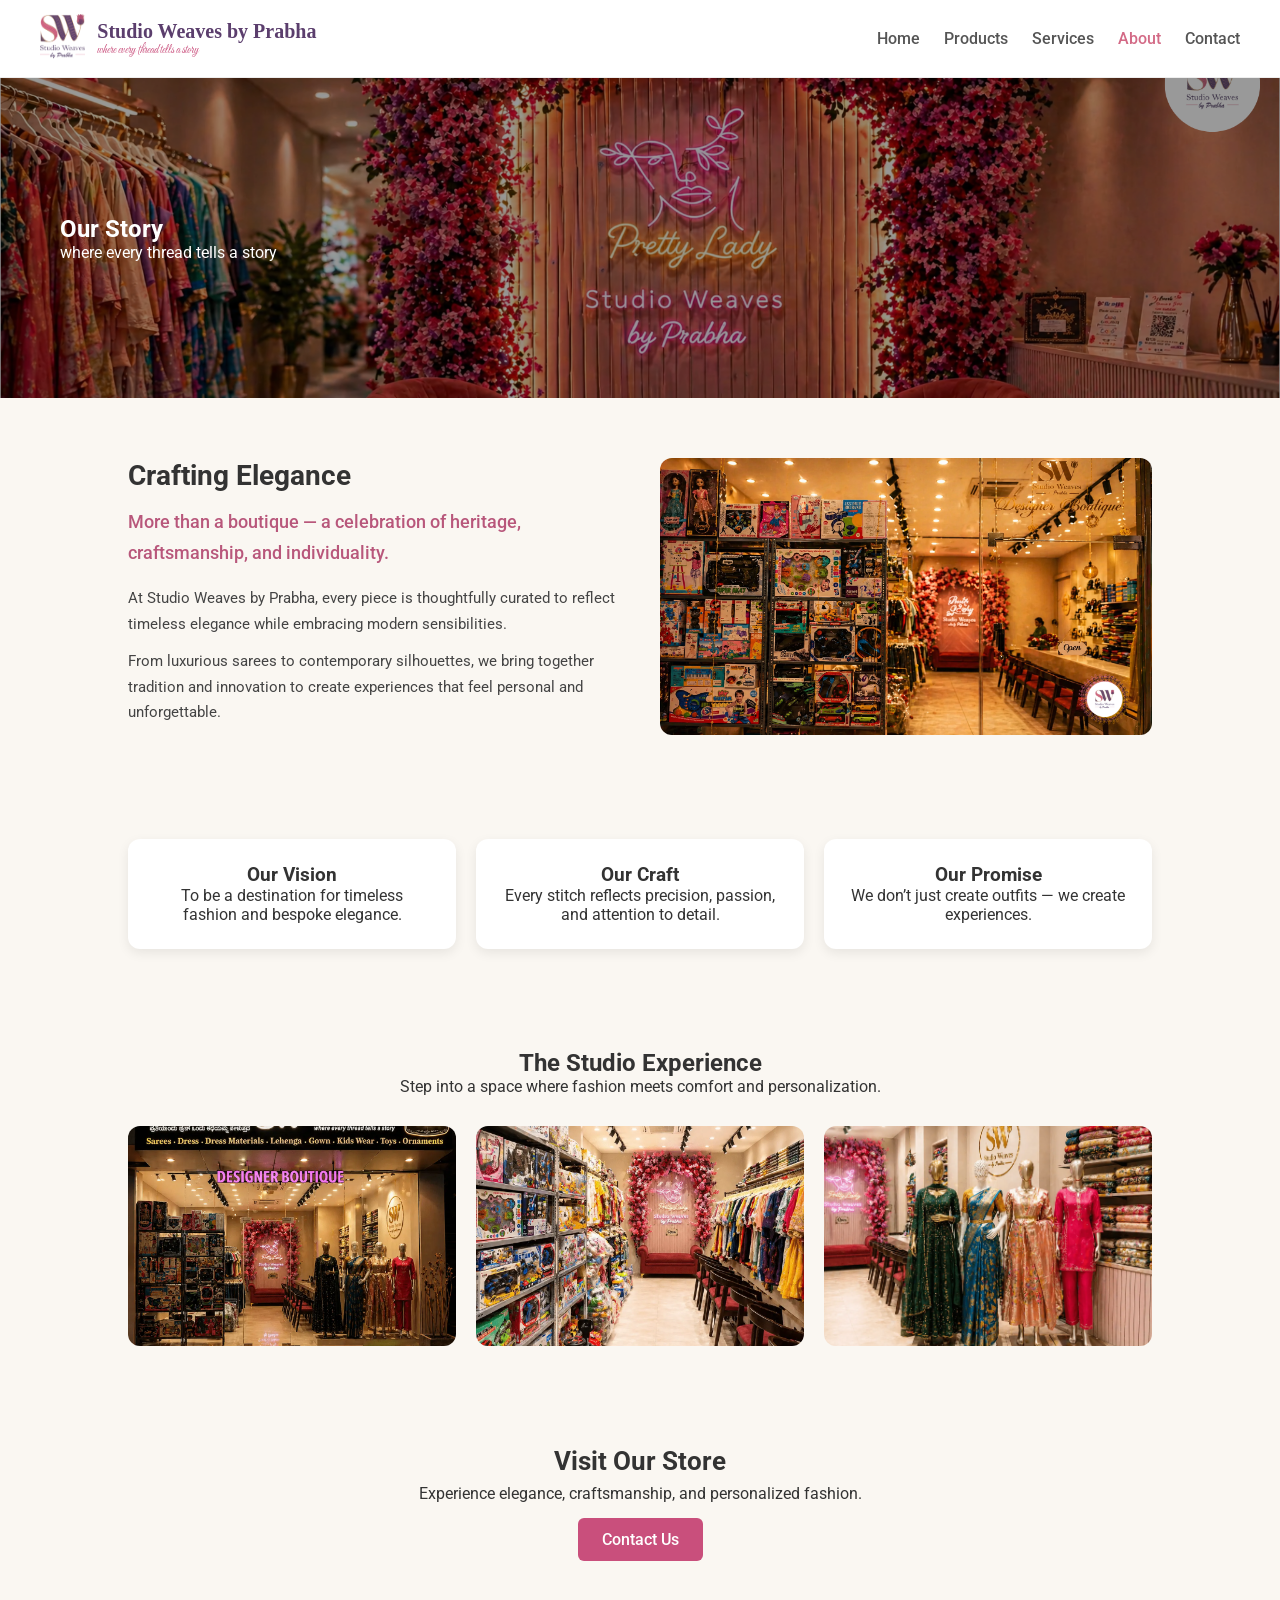
<file: about.html>
<!DOCTYPE html>
<html lang="en">
<head>
  <meta charset="UTF-8">
  <meta name="viewport" content="width=device-width, initial-scale=1.0">
  <title>About Us | Studio Weaves by Prabha</title>

  <link rel="stylesheet" href="css/styles.css">
  <link href="https://fonts.googleapis.com/css2?family=Roboto:wght@300;400;500&family=Great+Vibes&display=swap" rel="stylesheet">
</head>

<body>

<!-- HEADER -->
<header class="main-header">

  <div class="header-left">
    <div class="logo">
      <img src="images/logo.png">
    </div>

    <div class="brand-text">
      <h1>Studio Weaves by Prabha</h1>
      <p class="tagline">where every thread tells a story</p>
    </div>
  </div>

  <nav>
    <a href="index.html">Home</a>
    <a href="products.html" >Products</a>
    <a href="services.html">Services</a>
    <a href="about.html" class="active">About</a>
    <a href="contact.html">Contact</a>
  </nav>

</header>

<!-- ================= HERO ================= -->
<!-- HERO -->
<section class="about-hero">
  <img src="images/about/about4.png" alt="Studio Weaves">
  <div class="overlay">
    <h1>Our Story</h1>
    <p>where every thread tells a story</p>
  </div>
</section>

<!-- STORY -->
<section class="about-section">
  <div class="about-grid">

    <div class="about-text">
  <h2>Crafting Elegance</h2>

  <p class="lead">
    More than a boutique — a celebration of heritage, craftsmanship, and individuality.
  </p>

  <p>
    At Studio Weaves by Prabha, every piece is thoughtfully curated to reflect
    timeless elegance while embracing modern sensibilities.
  </p>

  <p>
    From luxurious sarees to contemporary silhouettes, we bring together
    tradition and innovation to create experiences that feel personal and unforgettable.
  </p>
</div>

    <div class="about-image">
      <img src="images/about/about3.png">
    </div>

  </div>
</section>

<!-- VALUES -->
<section class="about-values">

  <div class="value-card">
    <h3>Our Vision</h3>
    <p>To be a destination for timeless fashion and bespoke elegance.</p>
  </div>

  <div class="value-card">
    <h3>Our Craft</h3>
    <p>Every stitch reflects precision, passion, and attention to detail.</p>
  </div>

  <div class="value-card">
    <h3>Our Promise</h3>
    <p>We don’t just create outfits — we create experiences.</p>
  </div>

</section>

<!-- STUDIO EXPERIENCE -->
<section class="about-gallery">
  <h2>The Studio Experience</h2>
  <p>Step into a space where fashion meets comfort and personalization.</p>

  <div class="gallery-grid">
    <img src="images/about/about.webp">
    <img src="images/about/about1.webp">
    <img src="images/about/about2.webp">
  </div>
</section>

<!-- CTA -->
<section class="cta-section">
  <h2>Visit Our Store</h2>
  <p>Experience elegance, craftsmanship, and personalized fashion.</p>
  <a href="contact.html" class="btn primary">Contact Us</a>
</section>



</body>
</html>
</file>
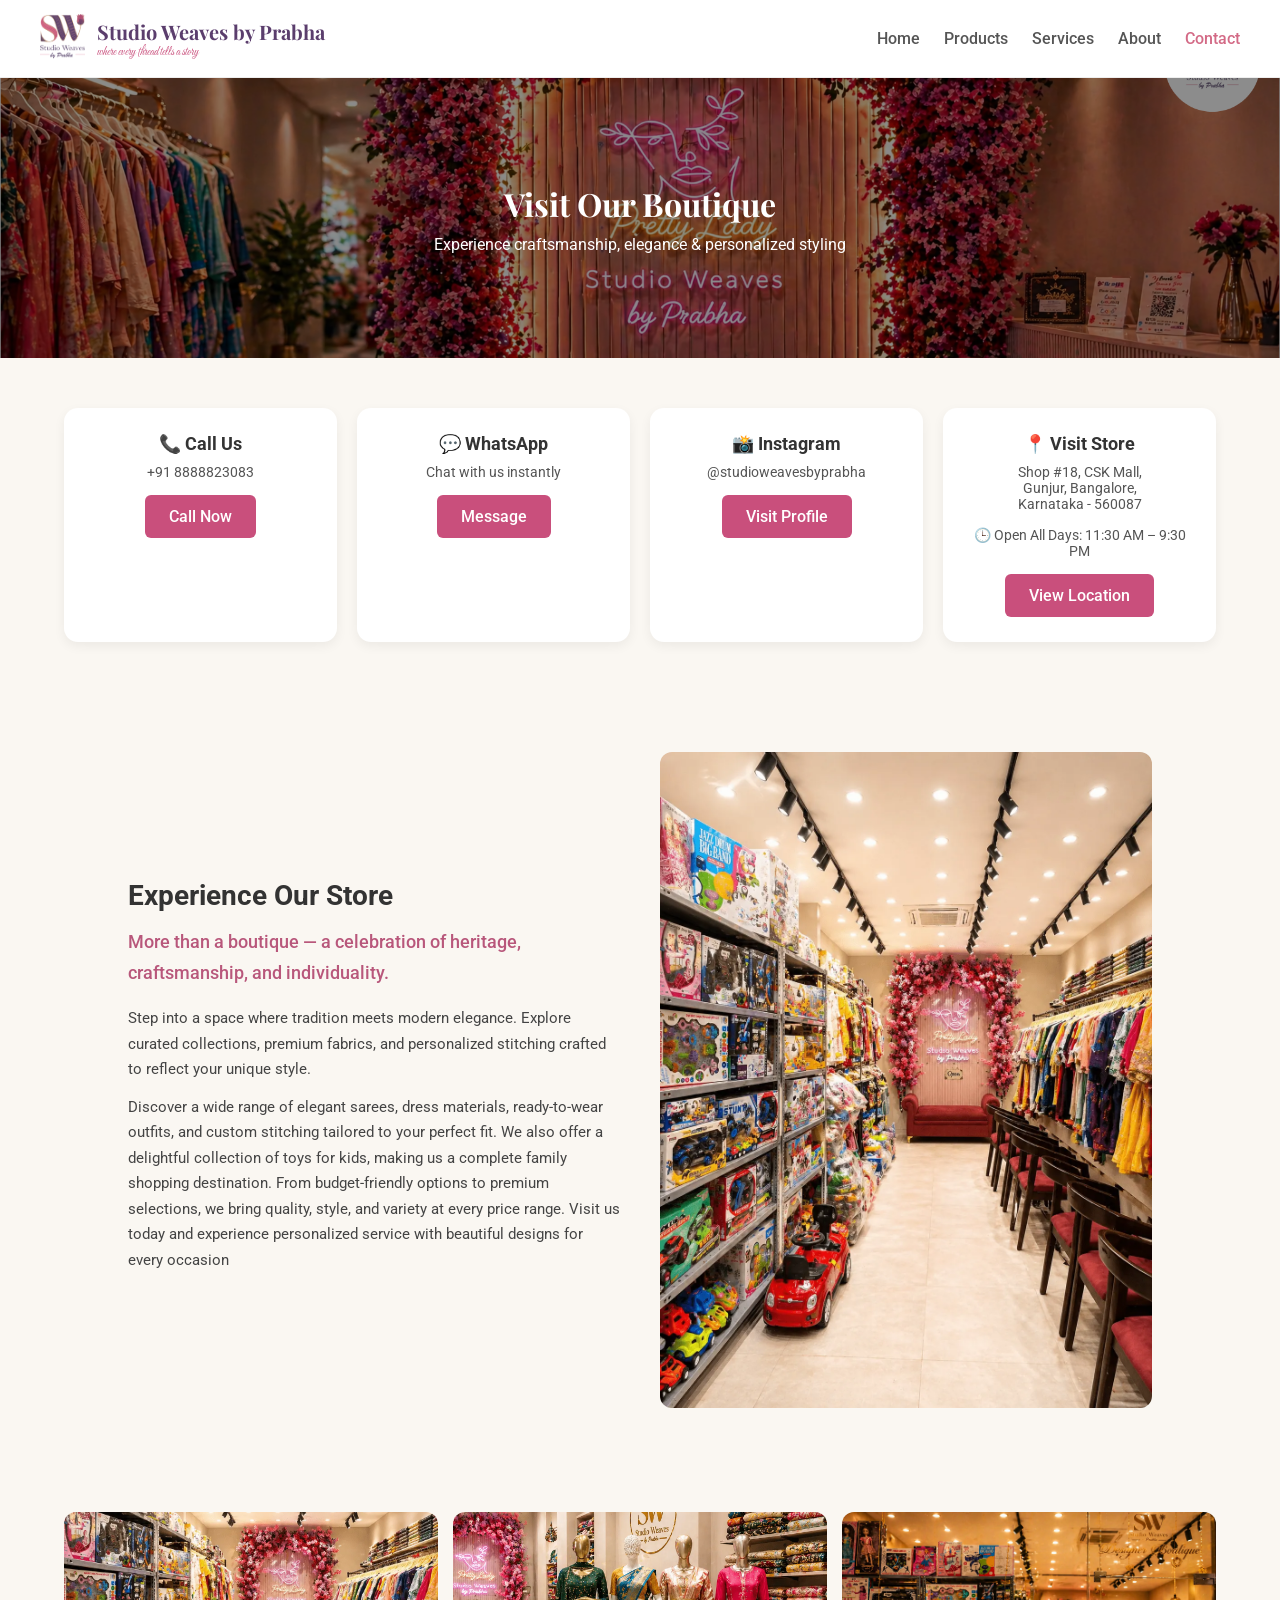
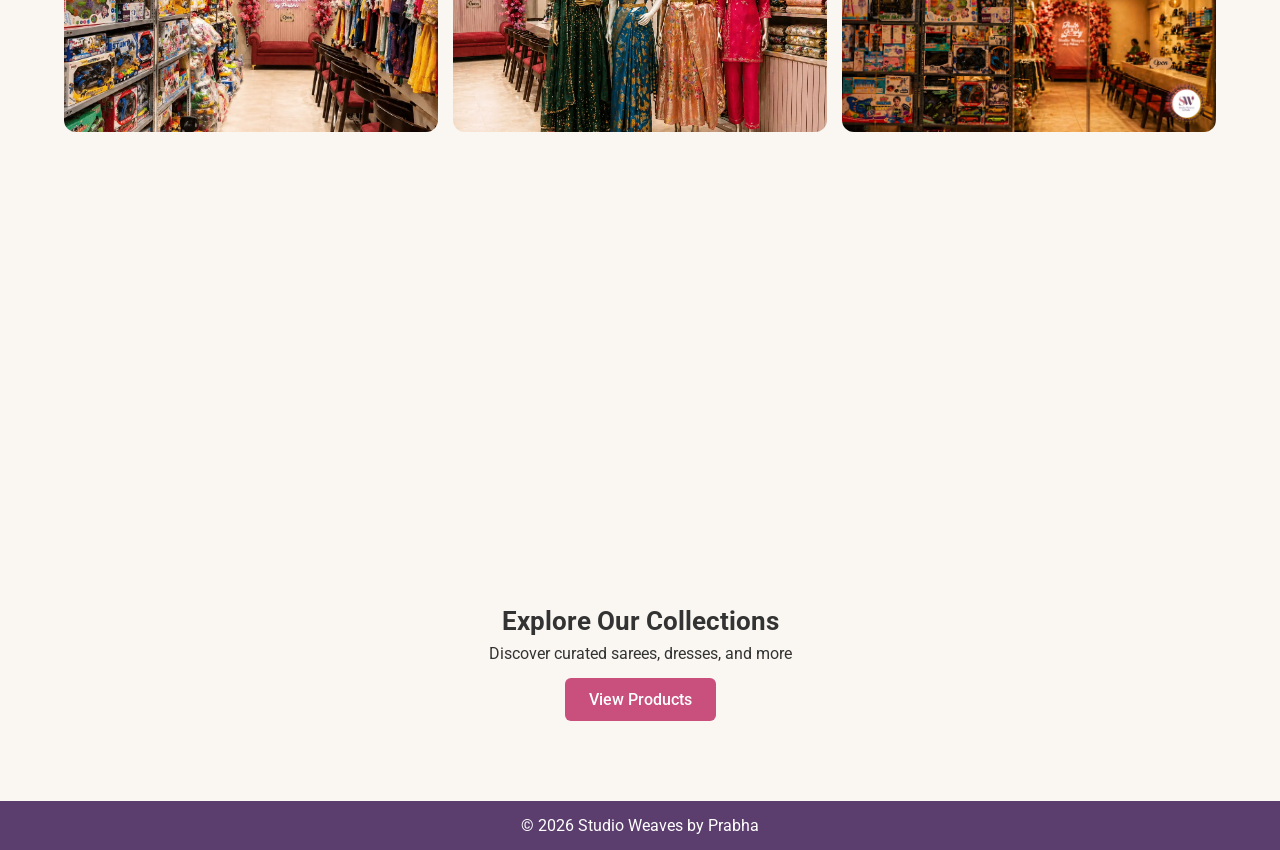
<file: contact.html>
<!DOCTYPE html>
<html lang="en">
<head>
  <meta charset="UTF-8" />
  <meta name="viewport" content="width=device-width, initial-scale=1.0"/>
  <title>Contact Us | Studio Weaves by Prabha</title>

  <!-- Fonts -->
  <link href="https://fonts.googleapis.com/css2?family=Roboto:wght@300;400;500&family=Playfair+Display:wght@500&family=Great+Vibes&display=swap" rel="stylesheet">

  <link rel="stylesheet" href="css/styles.css" />
</head>

<body>

<!-- HEADER -->
<header class="main-header">

  <div class="header-left">
    <div class="logo">
      <img src="images/logo.png">
    </div>

    <div class="brand-text">
      <h1>Studio Weaves by Prabha</h1>
      <p class="tagline">where every thread tells a story</p>
    </div>
  </div>

  <nav>
    <a href="index.html">Home</a>
    <a href="products.html">Products</a>
    <a href="services.html">Services</a>
    <a href="about.html">About</a>
    <a href="contact.html" class="active">Contact</a>
  </nav>

</header>


<!-- HERO BANNER -->
<section class="contact-hero">
  <div class="contact-overlay">
    <h2>Visit Our Boutique</h2>
    <p>Experience craftsmanship, elegance & personalized styling</p>
  </div>
</section>


<!-- CONTACT CARDS -->
<section class="contact-container">

  <div class="contact-card">
    <h3>📞 Call Us</h3>
    <p>+91 8888823083</p>
    <a href="tel:+918888823083" class="btn">Call Now</a>
  </div>

  <div class="contact-card">
    <h3>💬 WhatsApp</h3>
    <p>Chat with us instantly</p>
    <a href="https://wa.me/918888823083" target="_blank" class="btn">Message</a>
  </div>

  <div class="contact-card">
    <h3>📸 Instagram</h3>
    <p>@studioweavesbyprabha</p>
    <a href="https://www.instagram.com/studioweavesbyprabha/" target="_blank" class="btn">Visit Profile</a>
  </div>

  <div class="contact-card">
  <h3>📍 Visit Store</h3>

  <p class="address">
    Shop #18, CSK Mall,<br>
    Gunjur, Bangalore,<br>
    Karnataka - 560087
  </p>
  <p class="timing">🕒 Open All Days: 11:30 AM – 9:30 PM</p>

  <a href="https://share.google/6jgVwyxCGAkBXc1fI" target="_blank" class="btn">
    View Location
  </a>
</div>

</section>


<!-- STORE EXPERIENCE -->


<section class="about-section">
  <div class="about-grid">

    <div class="about-text">
  <h2>Experience Our Store</h2>

  <p class="lead">
    More than a boutique — a celebration of heritage, craftsmanship, and individuality.
  </p>

  <p>
    Step into a space where tradition meets modern elegance.
    Explore curated collections, premium fabrics, and personalized stitching
    crafted to reflect your unique style.
  </p>
  <p>
    Discover a wide range of elegant sarees, dress materials, ready-to-wear outfits, and custom stitching tailored to your perfect fit. We also offer a delightful collection of toys for kids, making us a complete family shopping destination. From budget-friendly options to premium selections, we bring quality, style, and variety at every price range. Visit us today and experience personalized service with beautiful designs for every occasion
  </p>
</div>

    <div class="about-image">
      <img src="images/about/about1.webp">
    </div>

  </div>
</section>

<!-- GALLERY -->
<section class="contact-gallery">
  <img src="images/about/about1.webp">
  <img src="images/about/about2.webp">
  <img src="images/about/about3.png">
</section>


<!-- MAP -->
<section class="map-section">
  <iframe
    src="https://www.google.com/maps?q=Studio+Weaves+by+Prabha+Gunjur+Bangalore&output=embed"
    width="100%"
    height="350"
    style="border:0;"
    allowfullscreen=""
    loading="lazy">
  </iframe>
</section>


<!-- CTA -->
<section class="cta-section">
  <h2>Explore Our Collections</h2>
  <p>Discover curated sarees, dresses, and more</p>
  <a href="products.html" class="btn primary">View Products</a>
</section>


<!-- FOOTER -->
<footer class="footer">
  <p>© 2026 Studio Weaves by Prabha</p>
</footer>

</body>
</html>
</file>
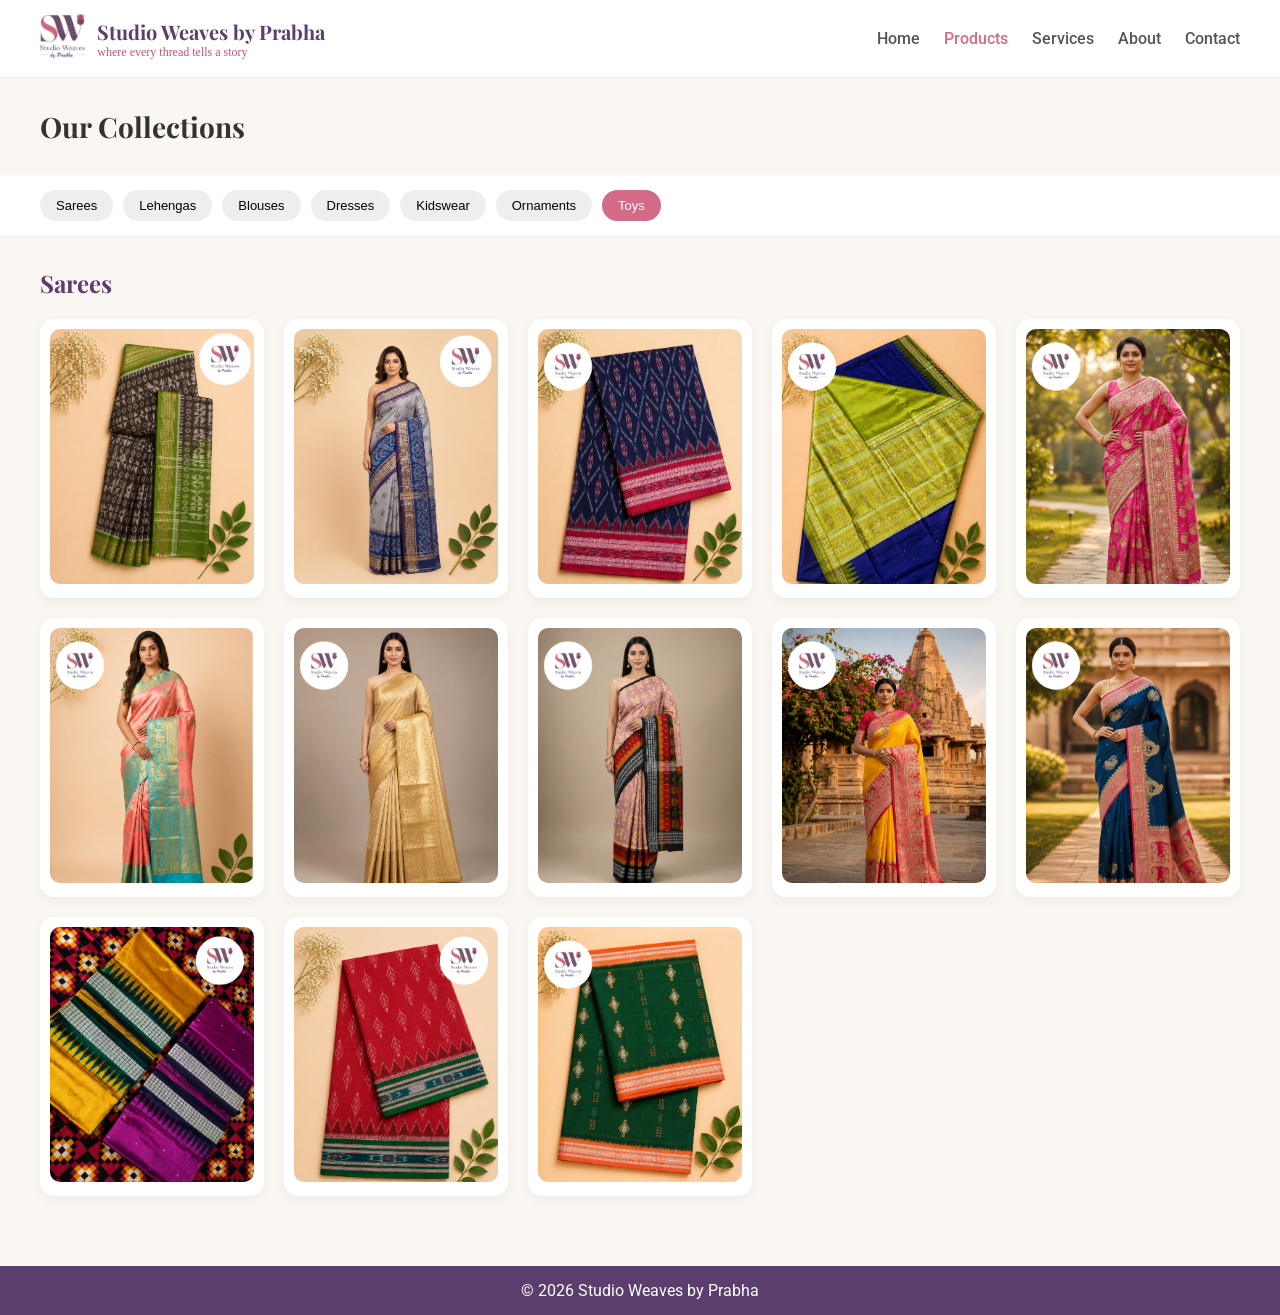
<file: products.html>
<!DOCTYPE html>
<html lang="en">
<head>
  <meta charset="UTF-8">
  <meta name="viewport" content="width=device-width, initial-scale=1.0">
  <title>Products | Studio Weaves by Prabha</title>

  <!-- Fonts -->
  <link href="https://fonts.googleapis.com/css2?family=Roboto&family=Playfair+Display&display=swap" rel="stylesheet">

  <!-- CSS -->
  <link rel="stylesheet" href="css/styles.css">
</head>

<body>

<!-- HEADER -->
<header class="main-header">

  <div class="header-left">
    <div class="logo">
      <img src="images/logo.png">
    </div>

    <div class="brand-text">
      <h1>Studio Weaves by Prabha</h1>
      <p class="tagline">where every thread tells a story</p>
    </div>
  </div>

  <nav>
    <a href="index.html">Home</a>
    <a href="products.html" class="active">Products</a>
    <a href="services.html">Services</a>
    <a href="about.html">About</a>
    <a href="contact.html">Contact</a>
  </nav>

</header>

<!-- PAGE TITLE -->
<section class="page-title">
  <h1>Our Collections</h1>
</section>

<!-- CATEGORY TABS -->
<div id="categoryTabs" class="category-tabs"></div>

<!-- PRODUCTS -->
<section id="productContainer"></section>

<!-- FOOTER -->
<footer class="footer">
  <p>© 2026 Studio Weaves by Prabha</p>
</footer>

<!-- JS -->
<script src="js/data.js"></script>
<script src="js/script.js"></script>

</body>
</html>
</file>
<file: css/styles.css>
/* ================= RESET ================= */
* {
  margin: 0;
  padding: 0;
  box-sizing: border-box;
}

body {
  font-family: 'Roboto', sans-serif;
  background: #faf7f2;
  color: #333;
  margin: 0;
  overflow-x: hidden;   /* ✅ allow vertical scroll */
}
/* ================= HEADER (UNIFIED) ================= */
.main-header {
  position: sticky;
  top: 0;
  z-index: 1000;
  display: flex;
  justify-content: space-between;
  align-items: center;
  padding: 14px 40px;
  background: #fff;
  border-bottom: 1px solid #eee;
}

/* LEFT SIDE */
.header-left {
  display: flex;
  align-items: center;
  gap: 12px;
}

/* LOGO */
.logo img {
  height: 45px;
  width: auto;
}

/* BRAND TEXT */
.brand-text {
  display: flex;
  flex-direction: column;
}

.brand-text h1 {
  font-family: 'Playfair Display', serif;
  font-size: 20px;
  color: #5b3e6d;
}

.tagline {
  font-size: 12px;
  color: #c94f7c;
  font-family: 'Great Vibes', cursive;
}

/* NAV */
nav {
  display: flex;
  gap: 24px;
}

nav a {
  text-decoration: none;
  color: #555;
  font-weight: 500;
  transition: 0.3s;
}

nav a:hover,
nav a.active {
  color: #d36a86;
}

/* ================= PAGE TITLE ================= */
.page-title {
  padding: 30px 40px;
}

.page-title h1 {
  font-family: 'Playfair Display', serif;
  font-size: 28px;
}

/* ================= CATEGORY TABS ================= */
.category-tabs {
  display: flex;
  gap: 10px;
  padding: 15px 40px;
  overflow-x: auto;
  background: #fff;
  border-bottom: 1px solid #eee;
}

.category-tabs::-webkit-scrollbar {
  display: none;
}

.tab {
  padding: 8px 16px;
  border: none;
  background: #eee;
  border-radius: 20px;
  cursor: pointer;
  font-size: 13px;
  transition: 0.3s;
}

.tab.active {
  background: #d36a86;
  color: #fff;
}

/* ================= CATEGORY ================= */
.category {
  display: none;
  padding: 30px 40px;
}

.category.active {
  display: block;
}

/* ================= SECTION HEADER ================= */
.section-header {
  margin-bottom: 20px;
}

.section-header h2 {
  font-family: 'Playfair Display', serif;
  color: #5b3e6d;
}

/* ================= PRODUCTS GRID ================= */
.products {
  display: grid;
  grid-template-columns: repeat(5, minmax(220px, 1fr));
  gap: 20px;
}

/* ================= PRODUCT CARD ================= */
.product-card {
  background: #fff;
  border-radius: 14px;
  padding: 10px;
  transition: 0.3s;
  box-shadow: 0 4px 12px rgba(0,0,0,0.05);
}

.product-card:hover {
  transform: translateY(-6px);
  box-shadow: 0 10px 25px rgba(0,0,0,0.08);
}

/* IMAGE FIX (NO CROPPING) */
.product-card img {
  width: 100%;
  height: auto;
  object-fit: contain;
  border-radius: 10px;
}

/* ================= COMING SOON ================= */
.coming-msg {
  color: #888;
  margin-top: 10px;
}

/* ================= CAROUSEL ================= */
/* ================= CAROUSEL ================= */

.carousel {
  width: 100%;
  overflow: hidden;
  position: relative;
}

.carousel-track {
  display: flex;
  transition: transform 0.6s ease-in-out;
}

.carousel img {
  width: 100%;
  height: clamp(320px, 55vh, 500px);
  object-fit: cover;
  object-position: top;   /* 🔥 KEY FIX */
}
.carousel:hover .carousel-track {
  transition: none;
}

/* ================= CTA ================= */
.cta-section {
  text-align: center;
  padding: 40px 20px;   /* reduced from 60px */
}

.cta-section h2 {
  font-size: 26px;
  margin-bottom: 8px;
}

.cta-section p {
  margin-bottom: 15px;
}

.cta-section.alt {
  background: #fff;
}

/* ================= BUTTONS ================= */
.btn {
  padding: 12px 24px;
  border-radius: 6px;
  text-decoration: none;
  display: inline-block;
  font-weight: 500;
}

.primary {
  background: #c94f7c;
  color: white;
}

.secondary {
  background: #5a3d6b;
  color: white;
}

/* ================= SERVICES ================= */
.services-section {
  padding: 40px 5%;
}

.services-section h2 {
  font-size: 28px;
  margin-bottom: 20px;
}

/* SAME GRID AS PRODUCTS */
.services-grid {
  display: grid;
  grid-template-columns: repeat(auto-fill, minmax(220px, 1fr));
  gap: 20px;
}

/* SAME CARD STYLE */
.service-card {
  background: #fff;
  border-radius: 14px;
  overflow: hidden;
  text-align: center;
  transition: all 0.3s ease;
  cursor: pointer;
}

/* SAME IMAGE RULE */
.service-card img {
  width: 100%;
  aspect-ratio: 1 / 1;   /* 🔥 SAME AS PRODUCTS */
  object-fit: cover;
}

/* TITLE */
.service-card h3 {
  padding: 12px;
  font-size: 16px;
}

/* HOVER EFFECT */
.service-card:hover {
  transform: translateY(-6px);
  box-shadow: 0 8px 20px rgba(0,0,0,0.1);
}
.service-card img {
  transition: transform 0.4s ease;
}

.service-card:hover img {
  transform: scale(1.08);
}/* SECTION */
.service-gallery {
  padding: 50px 5%;
}

.service-gallery h2 {
  font-size: 26px;
  margin: 30px 0 15px;
}

/* GRID (same as products) */
.gallery-grid {
  display: grid;
  grid-template-columns: repeat(4, 1fr); /* ✅ 2 per row */
  gap: 20px;
}

/* CARD */
.gallery-card {
  border-radius: 14px;
  overflow: hidden;
  background: #fff;
  transition: all 0.3s ease;
  cursor: pointer;
}

/* 🔥 MEDIA (image + video unified) */
.gallery-media {
  width: 100%;
  aspect-ratio: 4 / 5;   /* ⭐ BEST FOR WORK */
  object-fit: cover;
  display: block;
}

/* HOVER */
.gallery-card:hover {
  transform: translateY(-6px);
  box-shadow: 0 10px 25px rgba(0,0,0,0.12);
}

.gallery-card:hover .gallery-media {
  transform: scale(1.05);
}
.gallery-card video {
  width: 100%;
  height: 220px;              /* ✅ controls height */
  object-fit: cover;          /* ✅ prevents stretching */
  border-radius: 12px;
}
/* ================= ABOUT ================= */
/* HERO */
.about-hero {
  position: relative;
  height: 320px;
  overflow: hidden;
}

.about-hero img {
  width: 100%;
  height: 100%;
  object-fit: cover;
}

.about-hero .overlay {
  position: absolute;
  inset: 0;
  background: rgba(0,0,0,0.4);
  color: #fff;
  display: flex;
  flex-direction: column;
  justify-content: center;
  padding-left: 60px;
}

/* STORY */
.about-section {
  padding: 60px 10%;
}

.about-grid {
  display: grid;
  grid-template-columns: 1fr 1fr;
  gap: 40px;
  align-items: center;
}

.about-image img {
  width: 100%;
  border-radius: 12px;
}

/* VALUES */
.about-values {
  display: grid;
  grid-template-columns: repeat(3, 1fr);
  gap: 20px;
  padding: 40px 10%;
}

.value-card {
  background: #fff;
  padding: 25px;
  border-radius: 12px;
  text-align: center;
  box-shadow: 0 4px 12px rgba(0,0,0,0.08);
}
.about-text {
  max-width: 520px;   /* ❗ controls line length */
}

.about-text h2 {
  font-size: 28px;
  margin-bottom: 15px;
}

.about-text .lead {
  font-size: 18px;
  font-weight: 500;
  color: #b8577b;   /* your brand pink */
  margin-bottom: 18px;
}

.about-text p {
  font-size: 15px;
  line-height: 1.7;
  color: #444;
  margin-bottom: 12px;
}
/* GALLERY */
.about-gallery {
  padding: 60px 10%;
  text-align: center;
}

.about-gallery .gallery-grid {
  margin-top: 30px;
  display: grid;
  grid-template-columns: repeat(3, 1fr);
  gap: 20px;
}

.about-gallery img {
  width: 100%;
  height: 220px;
  object-fit: cover;
  border-radius: 12px;
}

/* MOBILE */
@media (max-width: 768px) {
  .about-grid {
    grid-template-columns: 1fr;
  }

  .about-values {
    grid-template-columns: 1fr;
  }

  .about-gallery .gallery-grid {
    grid-template-columns: 1fr;
  }
}

/* ================= CONTACT ================= */
/* ================= CONTACT HERO ================= */
.contact-hero {
  height: 280px;
  background: url('../images/banner/banner1.png') center/cover no-repeat;
  position: relative;
}

.contact-overlay {
  position: absolute;
  inset: 0;
  background: rgba(0,0,0,0.45);
  display: flex;
  flex-direction: column;
  justify-content: center;
  align-items: center;
  color: #fff;
  text-align: center;
}

.contact-overlay h2 {
  font-size: 32px;
  font-family: 'Playfair Display', serif;
}

.contact-overlay p {
  margin-top: 10px;
  font-size: 16px;
}

/* ================= CONTACT CARDS ================= */
.contact-container {
  display: grid;
  grid-template-columns: repeat(auto-fit, minmax(220px, 1fr));
  gap: 20px;
  padding: 50px 5%;
}

.contact-card {
  background: #fff;
  padding: 25px;
  border-radius: 14px;
  text-align: center;
  transition: 0.3s;
  box-shadow: 0 4px 12px rgba(0,0,0,0.06);
}

.contact-card h3 {
  margin-bottom: 10px;
  font-size: 18px;
}

.contact-card p {
  font-size: 14px;
  color: #555;
  margin-bottom: 15px;
}

.contact-card:hover {
  transform: translateY(-6px);
  box-shadow: 0 10px 25px rgba(0,0,0,0.1);
}
.contact-card .btn {
  background: #c94f7c;
  color: #fff;
}
/* ================= STORE SECTION ================= */
.store-section {
  padding: 60px 5%;
}

.store-container {
  display: grid;
  grid-template-columns: 1fr 1fr;
  gap: 40px;
  align-items: center;
}

.store-text h2 {
  font-size: 28px;
  margin-bottom: 15px;
}

.store-text p {
  line-height: 1.7;
  color: #444;
}

.store-image img {
  width: 100%;
  border-radius: 14px;
}

/* ================= GALLERY ================= */
.contact-gallery {
  display: grid;
  grid-template-columns: repeat(3, 1fr);
  gap: 15px;
  padding: 40px 5%;
}

.contact-gallery img {
  width: 100%;
  height: 220px;
  object-fit: cover;
  border-radius: 12px;
}

/* ================= MAP ================= */
.map-section {
  padding: 0 5% 40px;
}

.map-section iframe {
  border-radius: 12px;
}

/* ================= RESPONSIVE ================= */
@media (max-width: 768px) {

  .store-container {
    grid-template-columns: 1fr;
  }

  .contact-gallery {
    grid-template-columns: 1fr;
  }

  .contact-overlay h2 {
    font-size: 24px;
  }
}
/* ================= FOOTER ================= */
footer {
  text-align: center;
  padding: 15px;
  background: #5b3e6d;
  color: white;
  margin-top: 40px;
}

/* ================= MODAL ================= */
.modal {
  display: none;
  position: fixed;
  z-index: 999;
  top: 0;
  left: 0;
  width: 100%;
  height: 100%;
  background: rgba(0,0,0,0.8);
}

.modal-content {
  display: block;
  margin: 80px auto;
  max-width: 80%;
}

.close {
  position: absolute;
  top: 20px;
  right: 40px;
  color: white;
  font-size: 30px;
  cursor: pointer;
}

/* ================= RESPONSIVE ================= */
@media (max-width: 768px) {

  .main-header {
    flex-direction: column;
    gap: 10px;
  }

  nav {
    flex-wrap: wrap;
    justify-content: center;
  }

  .product-card img {
    height: auto;
  }

  .carousel-track img {
    height: 250px;
  }
}
</file>
